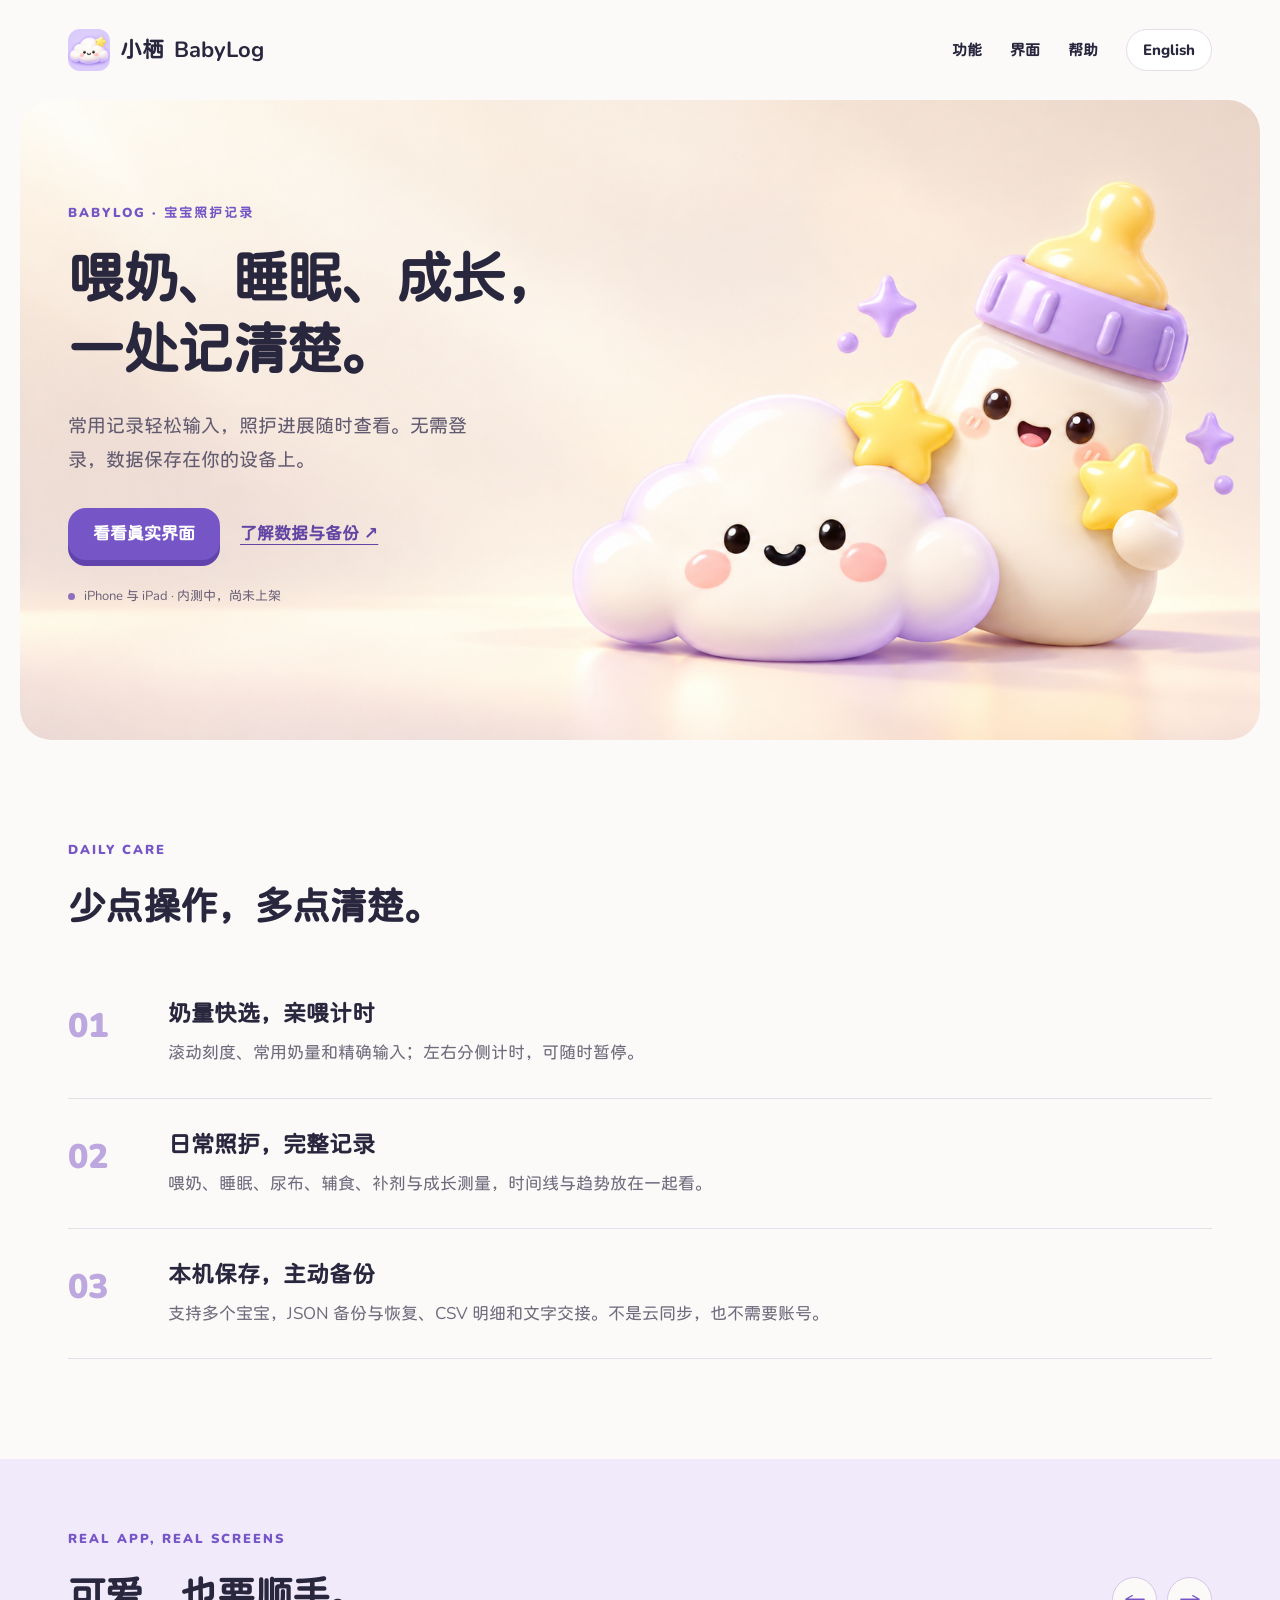
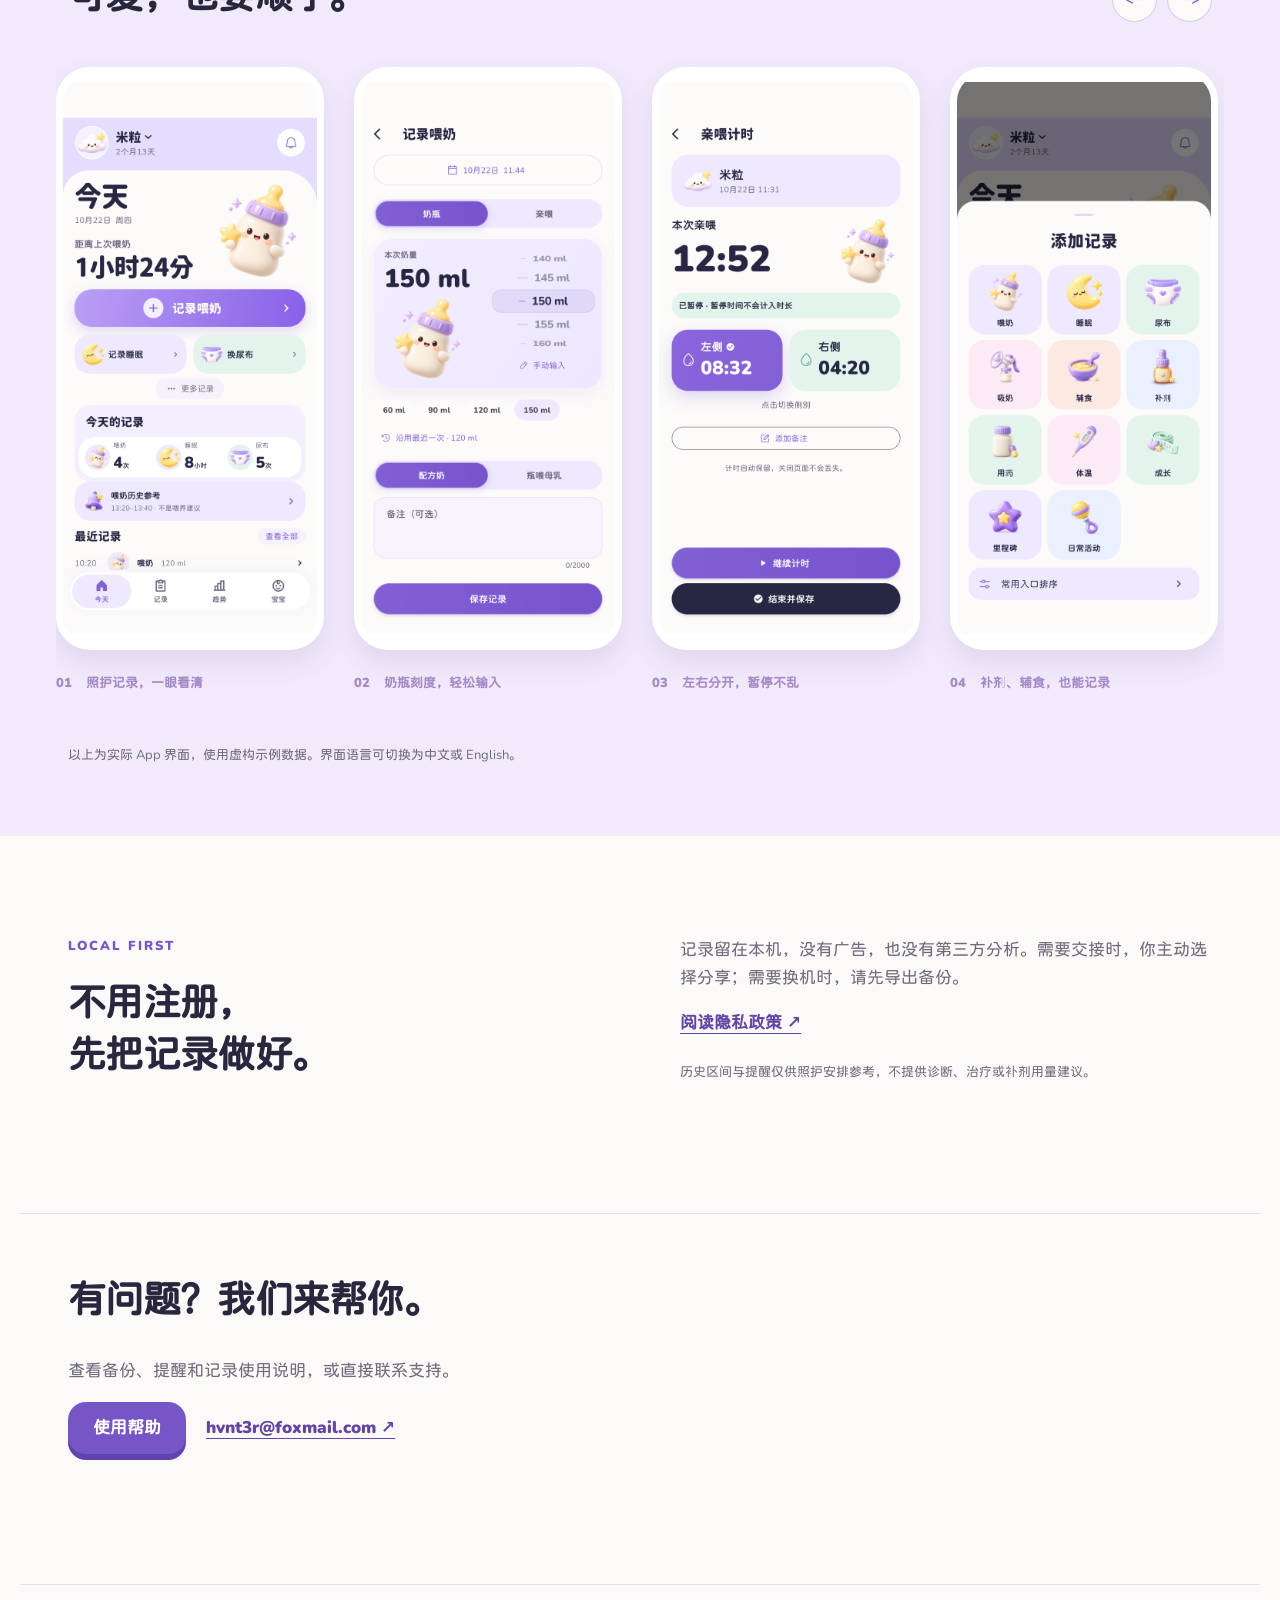
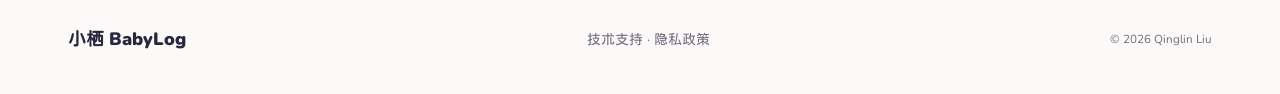
<file: index.html>
<!doctype html><html lang="zh-Hans"><head><meta charset="utf-8"><meta name="viewport" content="width=device-width,initial-scale=1"><meta name="description" content="喂奶、睡眠、尿布、补剂与成长记录。本机保存，无需登录。"><meta name="theme-color" content="#fcfaf9"><meta property="og:title" content="小栖 BabyLog — 宝宝照护记录"><meta property="og:image" content="https://hvntonight.github.io/babylog-site/assets/hero.png"><title>小栖 BabyLog — 宝宝照护记录</title><link rel="icon" href="assets/icon.png"><link rel="stylesheet" href="style.css"><script src="site.js" defer></script></head><body><a class="skip" href="#main">跳至正文 / Skip to content</a><header class="nav wrap"><a class="brand" href="./index.html"><img src="assets/icon.png" width="42" height="42" alt="">小栖 <b>BabyLog</b></a><nav aria-label="Main"><a data-zh="功能" data-en="Features" href="./index.html#features">功能</a><a data-zh="界面" data-en="Screens" href="./index.html#screens">界面</a><a data-zh="帮助" data-en="Help" href="./support.html">帮助</a><button class="language" type="button" aria-label="Switch language">English</button></nav></header><main id="main">
<section class="hero wrap">
  <img class="hero-art" src="assets/hero.png" alt="" width="1672" height="941" fetchpriority="high">
  <div class="hero-copy"><p class="eyebrow">BABYLOG · <span data-zh="宝宝照护记录" data-en="BABY CARE LOG" >宝宝照护记录</span></p>
  <h1 data-zh="喂奶、睡眠、成长，
一处记清楚。" data-en="Feed. Sleep. Grow.
Keep it all together." >喂奶、睡眠、成长，
一处记清楚。</h1>
  <p data-zh="常用记录轻松输入，照护进展随时查看。无需登录，数据保存在你的设备上。" data-en="Quick care logs, clear daily summaries. No account needed. Your records stay on your device." class="hero-detail">常用记录轻松输入，照护进展随时查看。无需登录，数据保存在你的设备上。</p>
  <div class="actions"><a data-zh="看看真实界面" data-en="Explore the app" class="button" href="#screens">看看真实界面</a> <a data-zh="了解数据与备份 ↗" data-en="Data &amp; backups ↗" class="text-link" href="./support.html#backup">了解数据与备份 ↗</a></div>
  <p class="release"><i></i><span data-zh="iPhone 与 iPad · 内测中，尚未上架" data-en="iPhone &amp; iPad · In beta, not yet on the App Store" >iPhone 与 iPad · 内测中，尚未上架</span></p></div>
</section>
<section id="features" class="wrap features"><div class="section-heading"><p class="eyebrow">DAILY CARE</p><h2 data-zh="少点操作，多点清楚。" data-en="Fewer taps. A clearer day." >少点操作，多点清楚。</h2></div>
<div class="feature-row"><span class="feature-index">01</span><div><h3 data-zh="奶量快选，亲喂计时" data-en="Fast amounts. Separate nursing timers." >奶量快选，亲喂计时</h3><p data-zh="滚动刻度、常用奶量和精确输入；左右分侧计时，可随时暂停。" data-en="Scroll the bottle ruler, pick a recent amount, or enter it precisely. Time each side and pause whenever needed." >滚动刻度、常用奶量和精确输入；左右分侧计时，可随时暂停。</p></div></div>
<div class="feature-row"><span class="feature-index">02</span><div><h3 data-zh="日常照护，完整记录" data-en="The whole care routine." >日常照护，完整记录</h3><p data-zh="喂奶、睡眠、尿布、辅食、补剂与成长测量，时间线与趋势放在一起看。" data-en="Log feeds, sleep, diapers, solids, supplements and growth. Review them in a timeline and practical charts." >喂奶、睡眠、尿布、辅食、补剂与成长测量，时间线与趋势放在一起看。</p></div></div>
<div class="feature-row"><span class="feature-index">03</span><div><h3 data-zh="本机保存，主动备份" data-en="Local storage. Backups you control." >本机保存，主动备份</h3><p data-zh="支持多个宝宝，JSON 备份与恢复、CSV 明细和文字交接。不是云同步，也不需要账号。" data-en="Multiple baby profiles, JSON backup and restore, CSV records and text handover. No account and no cloud sync." >支持多个宝宝，JSON 备份与恢复、CSV 明细和文字交接。不是云同步，也不需要账号。</p></div></div>
</section>
<section id="screens" class="screens-section"><div class="wrap"><div class="section-heading split"><div><p class="eyebrow">REAL APP, REAL SCREENS</p><h2 data-zh="可爱，也要顺手。" data-en="Cute, and made to be used." >可爱，也要顺手。</h2></div><div class="gallery-controls"><button type="button" data-scroll="-1" aria-label="Previous screens">←</button><button type="button" data-scroll="1" aria-label="Next screens">→</button></div></div>
<div class="screen-gallery" tabindex="0" aria-label="BabyLog screenshots"><figure><div class="phone"><img src="assets/screens/zh-home.png" data-screen="home" alt="照护记录，一眼看清" data-alt-zh="照护记录，一眼看清" data-alt-en="Daily care, at a glance" loading="lazy" width="1320" height="2868"></div><figcaption><span>01</span> <span data-zh="照护记录，一眼看清" data-en="Daily care, at a glance" >照护记录，一眼看清</span></figcaption></figure><figure><div class="phone"><img src="assets/screens/zh-bottle.png" data-screen="bottle" alt="奶瓶刻度，轻松输入" data-alt-zh="奶瓶刻度，轻松输入" data-alt-en="A bottle ruler that scrolls" loading="lazy" width="1320" height="2868"></div><figcaption><span>02</span> <span data-zh="奶瓶刻度，轻松输入" data-en="A bottle ruler that scrolls" >奶瓶刻度，轻松输入</span></figcaption></figure><figure><div class="phone"><img src="assets/screens/zh-nursing.png" data-screen="nursing" alt="左右分开，暂停不乱" data-alt-zh="左右分开，暂停不乱" data-alt-en="Time each side separately" loading="lazy" width="1320" height="2868"></div><figcaption><span>03</span> <span data-zh="左右分开，暂停不乱" data-en="Time each side separately" >左右分开，暂停不乱</span></figcaption></figure><figure><div class="phone"><img src="assets/screens/zh-more.png" data-screen="more" alt="补剂、辅食，也能记录" data-alt-zh="补剂、辅食，也能记录" data-alt-en="More than feeding and diapers" loading="lazy" width="1320" height="2868"></div><figcaption><span>04</span> <span data-zh="补剂、辅食，也能记录" data-en="More than feeding and diapers" >补剂、辅食，也能记录</span></figcaption></figure><figure><div class="phone"><img src="assets/screens/zh-growth.png" data-screen="growth" alt="真实测量，看见变化" data-alt-zh="真实测量，看见变化" data-alt-en="See measurements over time" loading="lazy" width="1320" height="2868"></div><figcaption><span>05</span> <span data-zh="真实测量，看见变化" data-en="See measurements over time" >真实测量，看见变化</span></figcaption></figure><figure><div class="phone"><img src="assets/screens/zh-care.png" data-screen="care" alt="按你的安排，设置提醒" data-alt-zh="按你的安排，设置提醒" data-alt-en="Reminders on your schedule" loading="lazy" width="1320" height="2868"></div><figcaption><span>06</span> <span data-zh="按你的安排，设置提醒" data-en="Reminders on your schedule" >按你的安排，设置提醒</span></figcaption></figure><figure><div class="phone"><img src="assets/screens/zh-backup.png" data-screen="backup" alt="无需登录，留在本机" data-alt-zh="无需登录，留在本机" data-alt-en="On your device, without a login" loading="lazy" width="1320" height="2868"></div><figcaption><span>07</span> <span data-zh="无需登录，留在本机" data-en="On your device, without a login" >无需登录，留在本机</span></figcaption></figure></div>
<p data-zh="以上为实际 App 界面，使用虚构示例数据。界面语言可切换为中文或 English。" data-en="Actual app screens with fictional example data. Switch between Chinese and English." class="fineprint">以上为实际 App 界面，使用虚构示例数据。界面语言可切换为中文或 English。</p></div></section>
<section class="wrap privacy-pitch"><div><p class="eyebrow">LOCAL FIRST</p><h2 data-zh="不用注册，
先把记录做好。" data-en="No signup.
Just your care log." >不用注册，
先把记录做好。</h2></div><div><p data-zh="记录留在本机，没有广告，也没有第三方分析。需要交接时，你主动选择分享；需要换机时，请先导出备份。" data-en="Records stay on-device, with no ads or third-party analytics. You choose what to share. Export a backup before changing devices." >记录留在本机，没有广告，也没有第三方分析。需要交接时，你主动选择分享；需要换机时，请先导出备份。</p><a data-zh="阅读隐私政策 ↗" data-en="Read the privacy policy ↗" class="text-link" href="./privacy.html">阅读隐私政策 ↗</a><p class="fineprint"><span data-zh="历史区间与提醒仅供照护安排参考，不提供诊断、治疗或补剂用量建议。" data-en="History windows and reminders help organize care. They do not diagnose, treat or recommend supplement doses." >历史区间与提醒仅供照护安排参考，不提供诊断、治疗或补剂用量建议。</span></p></div></section>
<section class="wrap support-cta"><h2 data-zh="有问题？我们来帮你。" data-en="Need a hand?" >有问题？我们来帮你。</h2><p data-zh="查看备份、提醒和记录使用说明，或直接联系支持。" data-en="Find help with backups, reminders and records, or contact support." >查看备份、提醒和记录使用说明，或直接联系支持。</p><div class="actions"><a data-zh="使用帮助" data-en="Get help" class="button" href="./support.html">使用帮助</a><a class="text-link" href="mailto:hvnt3r@foxmail.com">hvnt3r@foxmail.com ↗</a></div></section></main><footer class="wrap"><a class="brand" href="./index.html">小栖 BabyLog</a><div><a data-zh="技术支持" data-en="Support" href="./support.html">技术支持</a> · <a data-zh="隐私政策" data-en="Privacy" href="./privacy.html">隐私政策</a></div><small>© 2026 Qinglin Liu</small></footer></body></html>
</file>
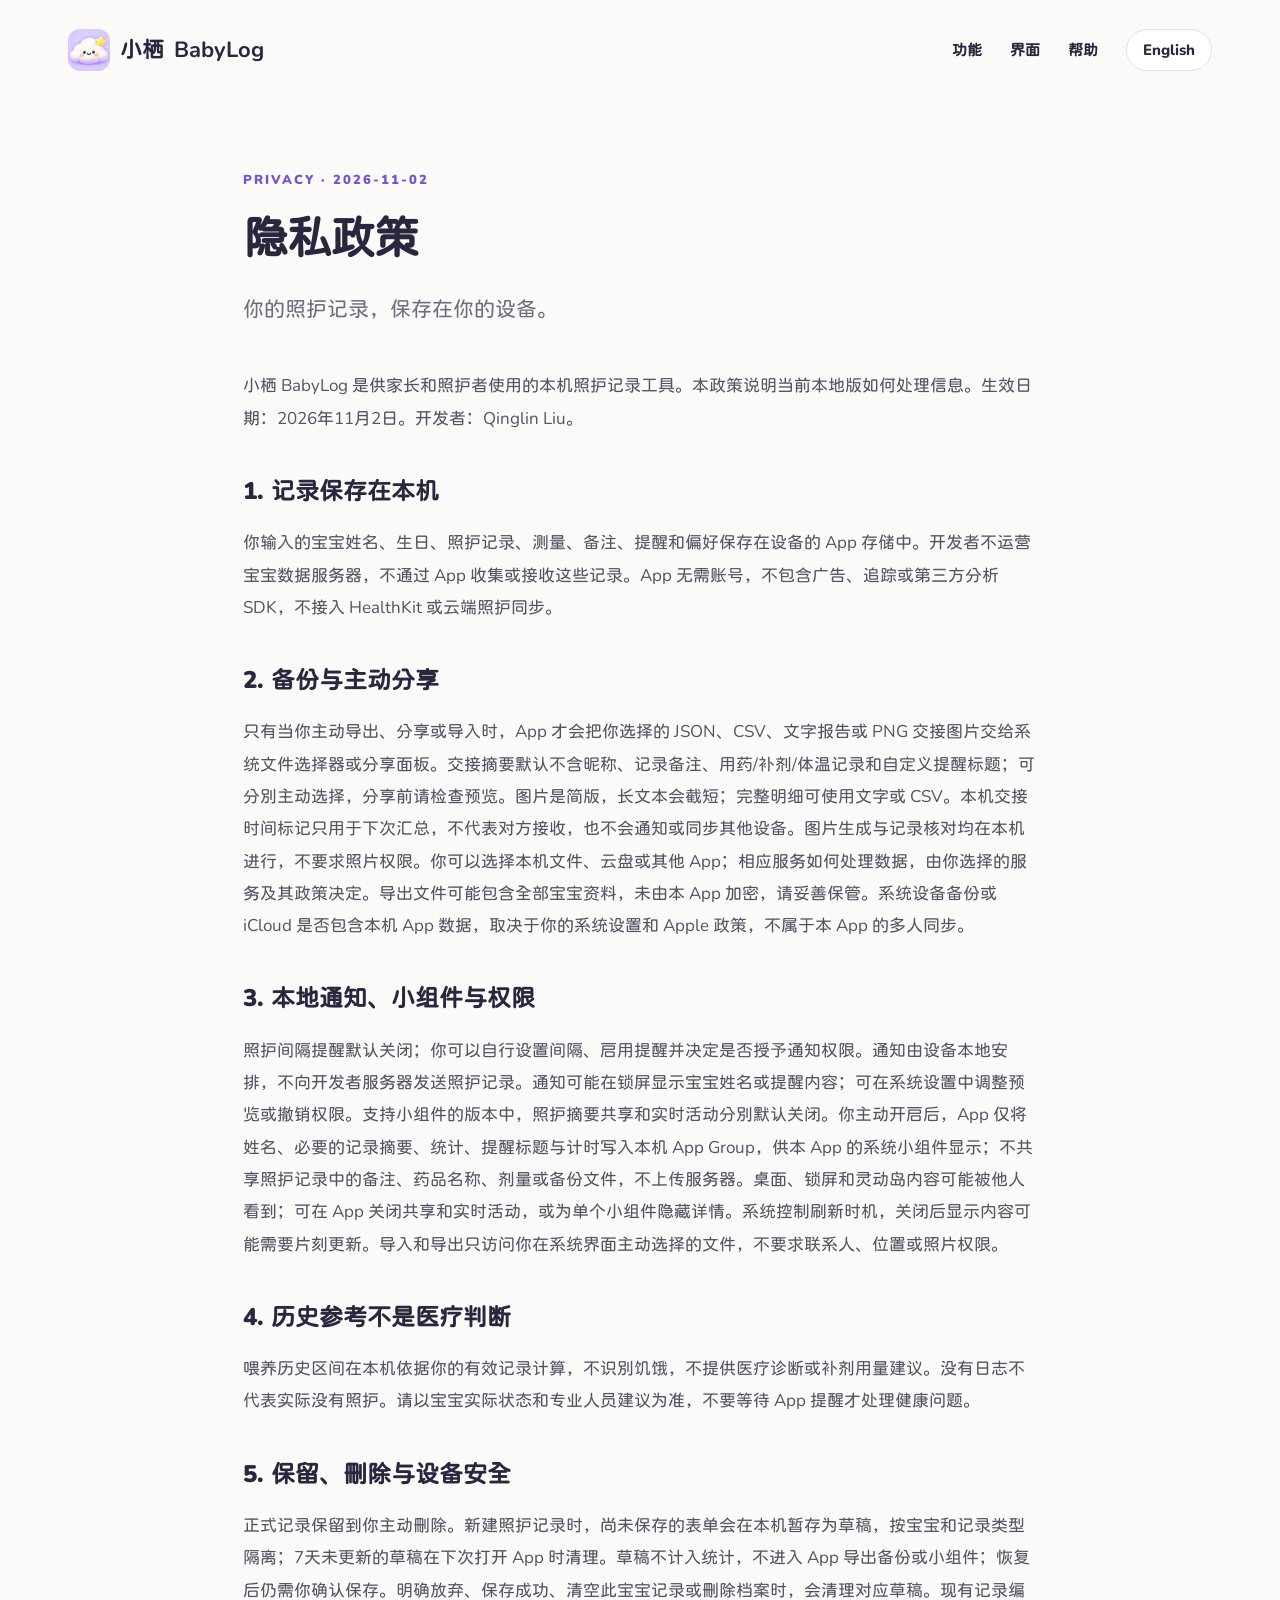
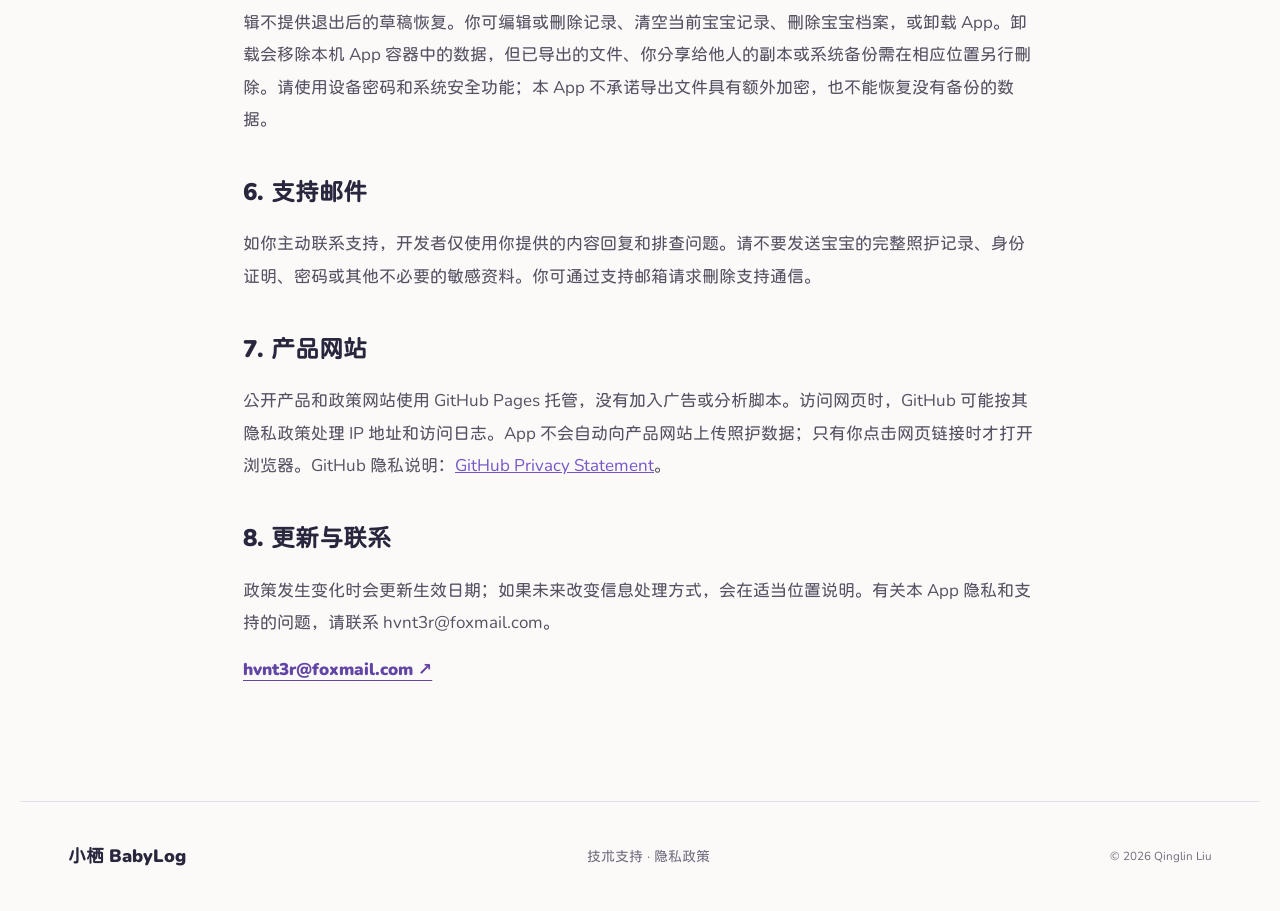
<file: privacy.html>
<!doctype html><html lang="zh-Hans"><head><meta charset="utf-8"><meta name="viewport" content="width=device-width,initial-scale=1"><meta name="description" content="小栖 BabyLog 本地版隐私政策。Privacy policy for the local-only BabyLog app."><meta name="theme-color" content="#fcfaf9"><meta property="og:title" content="隐私政策 | BabyLog Privacy"><meta property="og:image" content="https://hvntonight.github.io/babylog-site/assets/hero.png"><title>隐私政策 | BabyLog Privacy</title><link rel="icon" href="assets/icon.png"><link rel="stylesheet" href="style.css"><script src="site.js" defer></script></head><body><a class="skip" href="#main">跳至正文 / Skip to content</a><header class="nav wrap"><a class="brand" href="./index.html"><img src="assets/icon.png" width="42" height="42" alt="">小栖 <b>BabyLog</b></a><nav aria-label="Main"><a data-zh="功能" data-en="Features" href="./index.html#features">功能</a><a data-zh="界面" data-en="Screens" href="./index.html#screens">界面</a><a data-zh="帮助" data-en="Help" href="./support.html">帮助</a><button class="language" type="button" aria-label="Switch language">English</button></nav></header><main id="main"><section class="wrap legal"><p class="eyebrow">PRIVACY · 2026-11-02</p><h1 data-zh="隐私政策" data-en="Privacy Policy" >隐私政策</h1><p class="lead"><span data-zh="你的照护记录，保存在你的设备。" data-en="Your care records stay on your device." >你的照护记录，保存在你的设备。</span></p><article data-policy="zh" lang="zh-Hans" ><p>小栖 BabyLog 是供家长和照护者使用的本机照护记录工具。本政策说明当前本地版如何处理信息。生效日期：2026年11月2日。开发者：Qinglin Liu。</p><h2>1. 记录保存在本机</h2><p>你输入的宝宝姓名、生日、照护记录、测量、备注、提醒和偏好保存在设备的 App 存储中。开发者不运营宝宝数据服务器，不通过 App 收集或接收这些记录。App 无需账号，不包含广告、追踪或第三方分析 SDK，不接入 HealthKit 或云端照护同步。</p><h2>2. 备份与主动分享</h2><p>只有当你主动导出、分享或导入时，App 才会把你选择的 JSON、CSV、文字报告或 PNG 交接图片交给系统文件选择器或分享面板。交接摘要默认不含昵称、记录备注、用药/补剂/体温记录和自定义提醒标题；可分别主动选择，分享前请检查预览。图片是简版，长文本会截短；完整明细可使用文字或 CSV。本机交接时间标记只用于下次汇总，不代表对方接收，也不会通知或同步其他设备。图片生成与记录核对均在本机进行，不要求照片权限。你可以选择本机文件、云盘或其他 App；相应服务如何处理数据，由你选择的服务及其政策决定。导出文件可能包含全部宝宝资料，未由本 App 加密，请妥善保管。系统设备备份或 iCloud 是否包含本机 App 数据，取决于你的系统设置和 Apple 政策，不属于本 App 的多人同步。</p><h2>3. 本地通知、小组件与权限</h2><p>照护间隔提醒默认关闭；你可以自行设置间隔、启用提醒并决定是否授予通知权限。通知由设备本地安排，不向开发者服务器发送照护记录。通知可能在锁屏显示宝宝姓名或提醒内容；可在系统设置中调整预览或撤销权限。支持小组件的版本中，照护摘要共享和实时活动分别默认关闭。你主动开启后，App 仅将姓名、必要的记录摘要、统计、提醒标题与计时写入本机 App Group，供本 App 的系统小组件显示；不共享照护记录中的备注、药品名称、剂量或备份文件，不上传服务器。桌面、锁屏和灵动岛内容可能被他人看到；可在 App 关闭共享和实时活动，或为单个小组件隐藏详情。系统控制刷新时机，关闭后显示内容可能需要片刻更新。导入和导出只访问你在系统界面主动选择的文件，不要求联系人、位置或照片权限。</p><h2>4. 历史参考不是医疗判断</h2><p>喂养历史区间在本机依据你的有效记录计算，不识别饥饿，不提供医疗诊断或补剂用量建议。没有日志不代表实际没有照护。请以宝宝实际状态和专业人员建议为准，不要等待 App 提醒才处理健康问题。</p><h2>5. 保留、删除与设备安全</h2><p>正式记录保留到你主动删除。新建照护记录时，尚未保存的表单会在本机暂存为草稿，按宝宝和记录类型隔离；7天未更新的草稿在下次打开 App 时清理。草稿不计入统计，不进入 App 导出备份或小组件；恢复后仍需你确认保存。明确放弃、保存成功、清空此宝宝记录或删除档案时，会清理对应草稿。现有记录编辑不提供退出后的草稿恢复。你可编辑或删除记录、清空当前宝宝记录、删除宝宝档案，或卸载 App。卸载会移除本机 App 容器中的数据，但已导出的文件、你分享给他人的副本或系统备份需在相应位置另行删除。请使用设备密码和系统安全功能；本 App 不承诺导出文件具有额外加密，也不能恢复没有备份的数据。</p><h2>6. 支持邮件</h2><p>如你主动联系支持，开发者仅使用你提供的内容回复和排查问题。请不要发送宝宝的完整照护记录、身份证明、密码或其他不必要的敏感资料。你可通过支持邮箱请求删除支持通信。</p><h2>7. 产品网站</h2><p>公开产品和政策网站使用 GitHub Pages 托管，没有加入广告或分析脚本。访问网页时，GitHub 可能按其隐私政策处理 IP 地址和访问日志。App 不会自动向产品网站上传照护数据；只有你点击网页链接时才打开浏览器。GitHub 隐私说明：<a href="https://docs.github.com/site-policy/privacy-policies/github-general-privacy-statement">GitHub Privacy Statement</a>。</p><h2>8. 更新与联系</h2><p>政策发生变化时会更新生效日期；如果未来改变信息处理方式，会在适当位置说明。有关本 App 隐私和支持的问题，请联系 hvnt3r@foxmail.com。</p></article><article data-policy="en" lang="en" hidden><p>BabyLog is an on-device care log for parents and caregivers. This policy explains the current local-only version. Effective November 2, 2026. Developer: Qinglin Liu.</p><h2>1. Records stay on your device</h2><p>Baby names, birthdays, care logs, measurements, notes, reminders and preferences you enter are stored in the app on your device. The developer does not operate a baby-data server or collect or receive these records through the app. No account is required. The app contains no advertising, tracking or third-party analytics SDKs, and does not connect to HealthKit or cloud caregiver sync.</p><h2>2. Backups and sharing you choose</h2><p>Only when you choose to export, share or import does the app pass your selected JSON, CSV, text report or PNG handover image to the system file picker or share sheet. Handover summaries omit names, record notes, medicine/supplement/temperature logs and custom reminder titles by default; you can opt into each and should review the preview before sharing. Images are abbreviated and may shorten long text; use text or CSV for full details. Local handover-time markers only help select the next summary window; they do not confirm receipt, notify or sync another device. Image creation and log checks run on-device without photo-library permission. You may choose local files, cloud storage or another app. Those services handle data under their own policies and your choices. Exported files may contain all baby profiles and are not encrypted by this app; protect them carefully. Whether device backups or iCloud include app data depends on your system settings and Apple policies, not on caregiver sync provided by this app.</p><h2>3. Local notifications, widgets and permission</h2><p>Care-interval alerts default to off. You choose intervals, enable reminders and decide whether to allow notifications. Notifications are scheduled locally without sending care logs to a developer server. Baby names or reminder text may appear on the lock screen; change previews or revoke permission in system Settings. In versions with widgets, care-summary sharing and Live Activities are separately off by default. If you enable them, the app writes only names, necessary log summaries, statistics, reminder titles and timers to an on-device App Group for this app’s system widgets. Notes, medication names and doses from care records, and backup files, are excluded, and nothing is uploaded to a server. Home Screen, Lock Screen and Dynamic Island content may be visible to others. Disable sharing and Live Activities in the app, or hide details in individual widgets. The system controls refresh timing, so displays may take a moment to update after disabling sharing. Import and export use only files you select through the system. Contacts, location and photo-library permission are not required.</p><h2>4. History is not a medical assessment</h2><p>Feeding history windows are calculated on your device from valid logs. They do not identify hunger, diagnose conditions or recommend supplement doses. Missing logs do not prove missing care. Follow your baby’s actual condition and professional advice; do not wait for app reminders to address a health concern.</p><h2>5. Retention, deletion and device security</h2><p>Saved records remain until you delete them. When creating a new care log, unfinished input is temporarily stored on-device as a draft, separately for each baby and record type. Drafts unchanged for seven days are removed the next time the app opens. Drafts are excluded from statistics, app-exported backups and widgets, and restoration still requires you to save the log explicitly. Discarding input, saving successfully, clearing that baby’s logs or deleting their profile removes the corresponding drafts. Edits to existing records do not provide draft recovery after exit. You can edit or delete records, clear the current baby’s records, remove a baby profile or uninstall the app. Uninstalling removes the local app container, but exported files, copies shared with others and system backups must be removed separately at their locations. Use a device passcode and system security. The app does not promise extra encryption for exported files and cannot recover data without a backup.</p><h2>6. Support email</h2><p>If you contact support, the developer uses the information you voluntarily provide to respond and investigate. Do not send complete baby care histories, identity documents, passwords or unnecessary sensitive information. You may request deletion of support correspondence through the support email.</p><h2>7. Product website</h2><p>The public product and policy website is hosted on GitHub Pages without added advertising or analytics scripts. GitHub may process IP addresses and access logs under its privacy policy. The app does not automatically upload care data to the website; the browser opens only when you choose a web link. GitHub privacy statement: <a href="https://docs.github.com/site-policy/privacy-policies/github-general-privacy-statement">GitHub Privacy Statement</a>.</p><h2>8. Changes and contact</h2><p>The effective date is updated when this policy changes. Future changes in data handling will be explained in an appropriate place. For privacy or support questions about this app, contact hvnt3r@foxmail.com.</p></article><noscript><p>English privacy policy is available in <a href="legal/privacy.json">the bilingual policy document</a>. 英文政策见双语文件。</p></noscript><p><a class="text-link" href="mailto:hvnt3r@foxmail.com">hvnt3r@foxmail.com ↗</a></p></section></main><footer class="wrap"><a class="brand" href="./index.html">小栖 BabyLog</a><div><a data-zh="技术支持" data-en="Support" href="./support.html">技术支持</a> · <a data-zh="隐私政策" data-en="Privacy" href="./privacy.html">隐私政策</a></div><small>© 2026 Qinglin Liu</small></footer></body></html>
</file>
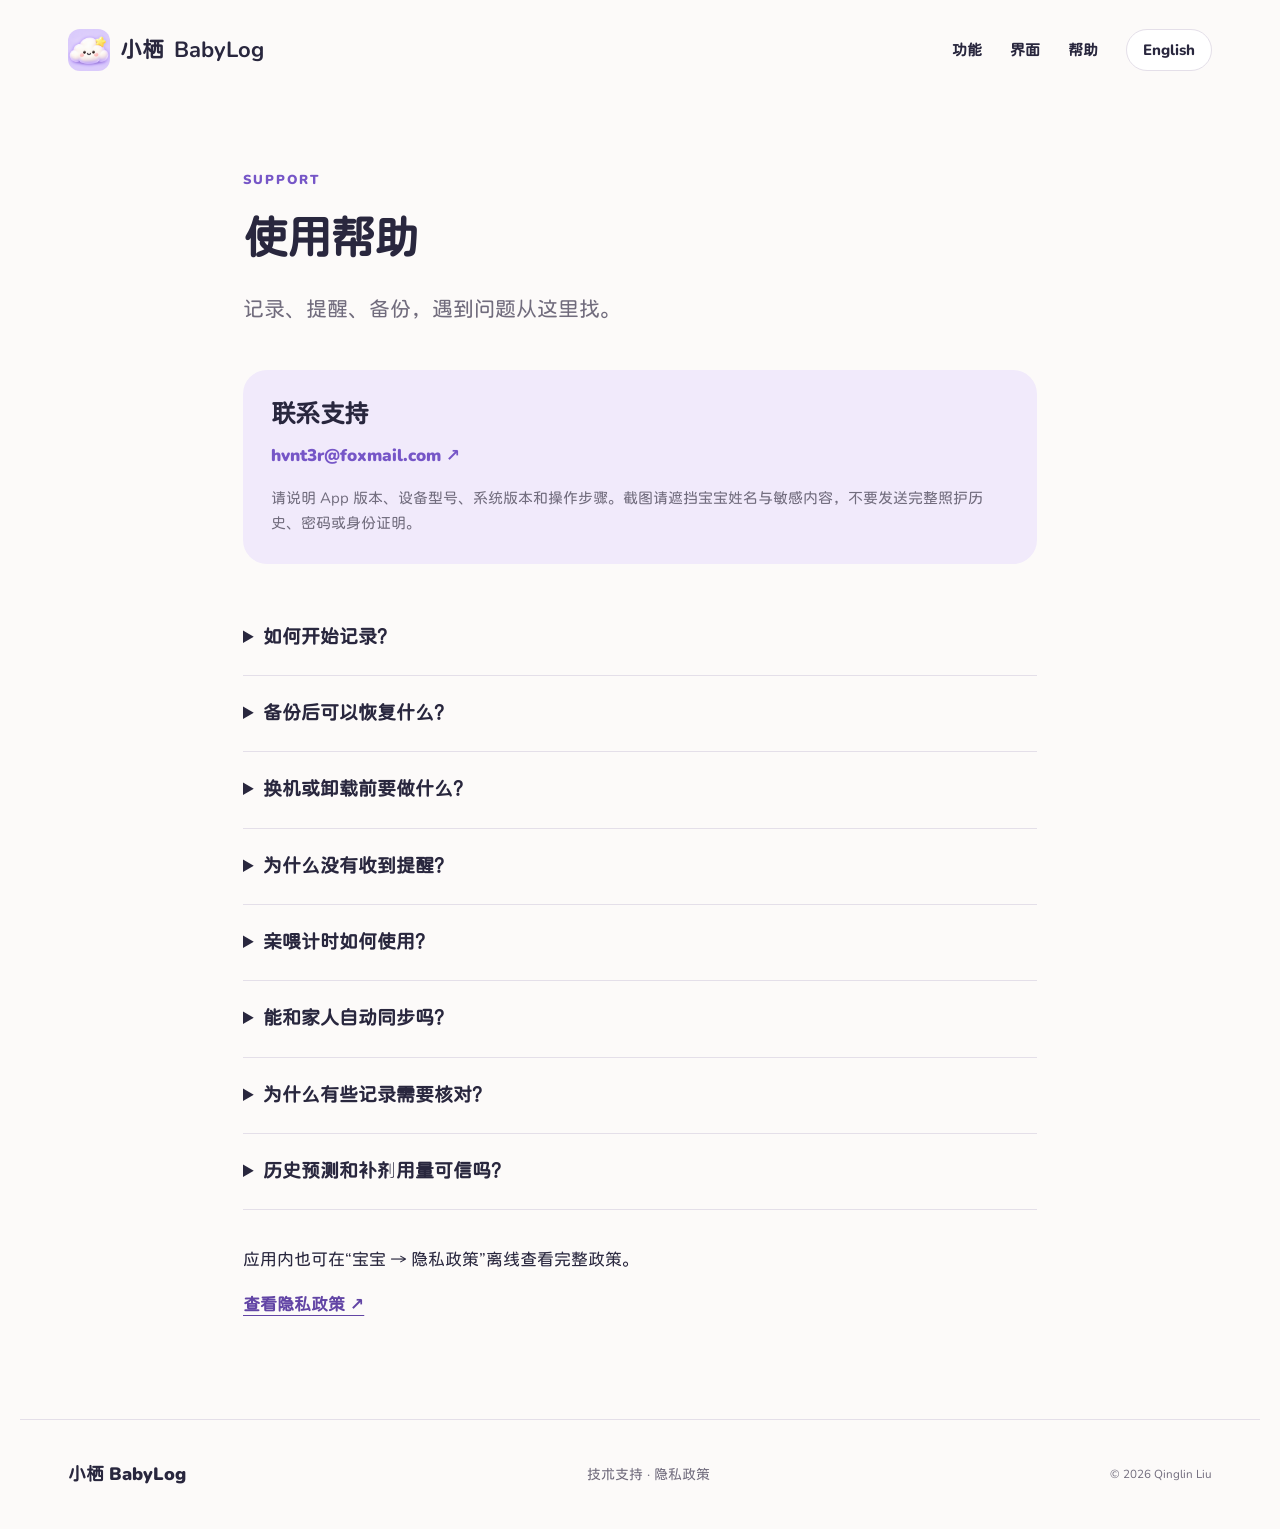
<file: support.html>
<!doctype html><html lang="zh-Hans"><head><meta charset="utf-8"><meta name="viewport" content="width=device-width,initial-scale=1"><meta name="description" content="小栖 BabyLog 记录、提醒、备份和隐私支持。"><meta name="theme-color" content="#fcfaf9"><meta property="og:title" content="使用帮助 | BabyLog Support"><meta property="og:image" content="https://hvntonight.github.io/babylog-site/assets/hero.png"><title>使用帮助 | BabyLog Support</title><link rel="icon" href="assets/icon.png"><link rel="stylesheet" href="style.css"><script src="site.js" defer></script></head><body><a class="skip" href="#main">跳至正文 / Skip to content</a><header class="nav wrap"><a class="brand" href="./index.html"><img src="assets/icon.png" width="42" height="42" alt="">小栖 <b>BabyLog</b></a><nav aria-label="Main"><a data-zh="功能" data-en="Features" href="./index.html#features">功能</a><a data-zh="界面" data-en="Screens" href="./index.html#screens">界面</a><a data-zh="帮助" data-en="Help" href="./support.html">帮助</a><button class="language" type="button" aria-label="Switch language">English</button></nav></header><main id="main"><section class="wrap legal"><p class="eyebrow">SUPPORT</p><h1 data-zh="使用帮助" data-en="Help with BabyLog" >使用帮助</h1><p data-zh="记录、提醒、备份，遇到问题从这里找。" data-en="Practical help with records, reminders and backups." class="lead">记录、提醒、备份，遇到问题从这里找。</p><div class="contact-panel"><h2 data-zh="联系支持" data-en="Contact support" >联系支持</h2><a href="mailto:hvnt3r@foxmail.com?subject=BabyLog%20Support">hvnt3r@foxmail.com ↗</a><p data-zh="请说明 App 版本、设备型号、系统版本和操作步骤。截图请遮挡宝宝姓名与敏感内容，不要发送完整照护历史、密码或身份证明。" data-en="Include the app version, device, OS and steps to reproduce. Hide baby names and sensitive content in screenshots. Do not send full care histories, passwords or identity documents." >请说明 App 版本、设备型号、系统版本和操作步骤。截图请遮挡宝宝姓名与敏感内容，不要发送完整照护历史、密码或身份证明。</p></div><div id="backup" class="faq"><details><summary><span data-zh="如何开始记录？" data-en="How do I start?" >如何开始记录？</span></summary><p data-zh="添加宝宝姓名和生日后，在“今天”选择常用记录，或点“更多记录”。记录可以补填时间、编辑和删除。多个宝宝可在档案处切换。" data-en="Add a baby name and birthday, then choose a quick action on Today or open More records. Adjust dates, edit or delete records, and switch baby profiles from the profile selector." >添加宝宝姓名和生日后，在“今天”选择常用记录，或点“更多记录”。记录可以补填时间、编辑和删除。多个宝宝可在档案处切换。</p></details><details><summary><span data-zh="备份后可以恢复什么？" data-en="What does a backup restore?" >备份后可以恢复什么？</span></summary><p data-zh="JSON 备份包含全部宝宝、记录、提醒和设置，支持新版和旧版 BabyLog JSON。导入前会展示预览；请确认文件来源。CSV 是明细表，不是可恢复的完整备份。" data-en="JSON backups contain all baby profiles, records, reminders and settings, including supported legacy BabyLog JSON. Review the import preview and trust the source. CSV is a record table, not a full restorable backup." >JSON 备份包含全部宝宝、记录、提醒和设置，支持新版和旧版 BabyLog JSON。导入前会展示预览；请确认文件来源。CSV 是明细表，不是可恢复的完整备份。</p></details><details><summary><span data-zh="换机或卸载前要做什么？" data-en="Before changing devices or uninstalling?" >换机或卸载前要做什么？</span></summary><p data-zh="在“宝宝 → 数据与备份”导出 JSON，保存到你能够再次访问的位置，并确认文件存在。卸载或丢失设备后，没有备份的数据无法恢复。导出文件没有 App 额外加密，请妥善保管。" data-en="Open Baby → Data &amp; backups, export JSON and verify the file is saved somewhere accessible. Data without a backup cannot be recovered after uninstalling or losing the device. Exported files are not encrypted by the app; protect them." >在“宝宝 → 数据与备份”导出 JSON，保存到你能够再次访问的位置，并确认文件存在。卸载或丢失设备后，没有备份的数据无法恢复。导出文件没有 App 额外加密，请妥善保管。</p></details><details><summary><span data-zh="为什么没有收到提醒？" data-en="Why didn’t a reminder appear?" >为什么没有收到提醒？</span></summary><p data-zh="照护间隔提醒默认关闭。先设置间隔并启用对应提醒，再允许系统通知。检查系统通知权限、专注模式和通知预览。提醒是本机安排，不是持续监护或健康警报。" data-en="Care-interval reminders default to off. Set an interval, enable the reminder and allow system notifications. Check notification permission, Focus and preview settings. These local reminders are not continuous monitoring or health alarms." >照护间隔提醒默认关闭。先设置间隔并启用对应提醒，再允许系统通知。检查系统通知权限、专注模式和通知预览。提醒是本机安排，不是持续监护或健康警报。</p></details><details><summary><span data-zh="亲喂计时如何使用？" data-en="How does the nursing timer work?" >亲喂计时如何使用？</span></summary><p data-zh="选择“喂奶 → 亲喂”，开始后可切换左右侧、暂停和继续，结束后保存实际时长。夜间也可以从“今天”的月亮入口操作。离开页面不会丢失已保存的计时状态；实时活动需在小组件设置中主动启用，系统控制显示与刷新，不进行后台录音。" data-en="Choose Feed → Nursing. Start, switch sides, pause and resume, then finish to save the actual duration. At night, use the moon button on Today. Leaving the page preserves saved timer state. Live Activities require opt-in in widget settings; the system controls display and refresh. No background audio is recorded." >选择“喂奶 → 亲喂”，开始后可切换左右侧、暂停和继续，结束后保存实际时长。夜间也可以从“今天”的月亮入口操作。离开页面不会丢失已保存的计时状态；实时活动需在小组件设置中主动启用，系统控制显示与刷新，不进行后台录音。</p></details><details><summary><span data-zh="能和家人自动同步吗？" data-en="Can I sync with family automatically?" >能和家人自动同步吗？</span></summary><p data-zh="当前版本没有账号或多人云同步。可以分享文字或 PNG 交接卡、CSV 或 JSON。交接默认不分享昵称、备注、用药/补剂/体温和自定义提醒标题；分享前请检查预览。图片是简版，完整明细请用文字或 CSV。本机交接时间标记仅用于下次汇总，不代表对方接收，文件副本也不会自动合并后续记录。" data-en="There are no accounts or cloud caregiver sync. Share a text or PNG handover, CSV or JSON. Handover defaults omit names, notes, medicine/supplement/temperature logs and custom reminder titles; check the preview. Images are abbreviated; use text or CSV for full details. A local time marker only helps the next summary, not receipt confirmation. Shared copies do not merge later records automatically." >当前版本没有账号或多人云同步。可以分享文字或 PNG 交接卡、CSV 或 JSON。交接默认不分享昵称、备注、用药/补剂/体温和自定义提醒标题；分享前请检查预览。图片是简版，完整明细请用文字或 CSV。本机交接时间标记仅用于下次汇总，不代表对方接收，文件副本也不会自动合并后续记录。</p></details><details><summary><span data-zh="为什么有些记录需要核对？" data-en="Why are some logs flagged for checking?" >为什么有些记录需要核对？</span></summary><p data-zh="“宝宝 → 记录核对”只检查未来时间、打开超过24小时的计时和疑似相同记录，不会自动修改或删除，也不是健康评估。未来时间记录保留在历史中，但不计入当前摘要和统计。请按实际情况查看、修改或删除。" data-en="Baby → Check logs flags future times, timers open for over 24 hours and matching entries. It does not change or delete them automatically and is not a health assessment. Future-time logs remain in History but are excluded from current summaries and totals. Review and correct them according to actual care." >“宝宝 → 记录核对”只检查未来时间、打开超过24小时的计时和疑似相同记录，不会自动修改或删除，也不是健康评估。未来时间记录保留在历史中，但不计入当前摘要和统计。请按实际情况查看、修改或删除。</p></details><details><summary><span data-zh="历史预测和补剂用量可信吗？" data-en="Are history windows or supplement amounts medical advice?" >历史预测和补剂用量可信吗？</span></summary><p data-zh="历史区间依据你输入的有效日志在本机计算，不会识别宝宝是否饥饿。没有记录不代表没有照护。补剂只记录实际使用情况，不建议用量。健康问题请联系专业人员，不要等待提醒。" data-en="History windows use valid logs on your device and do not detect hunger. A missing log does not prove missing care. Supplements record what you used, without dosing recommendations. Contact a professional for health concerns; do not wait for a reminder." >历史区间依据你输入的有效日志在本机计算，不会识别宝宝是否饥饿。没有记录不代表没有照护。补剂只记录实际使用情况，不建议用量。健康问题请联系专业人员，不要等待提醒。</p></details></div><p data-zh="应用内也可在“宝宝 → 隐私政策”离线查看完整政策。" data-en="The complete policy is also available offline in Baby → Privacy policy." >应用内也可在“宝宝 → 隐私政策”离线查看完整政策。</p><a class="text-link" href="./privacy.html"><span data-zh="查看隐私政策 ↗" data-en="Read the privacy policy ↗" >查看隐私政策 ↗</span></a></section></main><footer class="wrap"><a class="brand" href="./index.html">小栖 BabyLog</a><div><a data-zh="技术支持" data-en="Support" href="./support.html">技术支持</a> · <a data-zh="隐私政策" data-en="Privacy" href="./privacy.html">隐私政策</a></div><small>© 2026 Qinglin Liu</small></footer></body></html>
</file>
<file: style.css>
@font-face{font-family:Nunito;src:url('assets/fonts/Nunito.ttf') format('truetype');font-weight:200 1000;font-display:swap}
@font-face{font-family:BabyRound;src:url('assets/fonts/MaoKenTangYuan-beta0.12-20210702.ttf') format('truetype');font-display:swap}
:root{--ink:#29273e;--muted:#716c7d;--purple:#7656c7;--paper:#fcfaf9;--line:#e4dfe9;--lilac:#f1eafb;scroll-behavior:smooth}
*{box-sizing:border-box}body{margin:0;background:var(--paper);color:var(--ink);font-family:Nunito,BabyRound,system-ui,sans-serif;font-size:17px;line-height:1.65}a{color:inherit;text-decoration:none}a:hover{color:var(--purple)}button{font:inherit;cursor:pointer}a:focus-visible,button:focus-visible,summary:focus-visible,[tabindex]:focus-visible{outline:3px solid var(--purple);outline-offset:5px}img{max-width:100%;display:block}button,a{-webkit-tap-highlight-color:transparent}.wrap{max-width:1240px;margin-inline:auto;padding-inline:48px}.nav{height:100px;display:flex;align-items:center;justify-content:space-between;gap:20px}.brand{display:flex;align-items:center;gap:10px;font-weight:900;font-size:22px;white-space:nowrap}.brand img{border-radius:12px}.nav nav{display:flex;align-items:center;gap:28px;font-size:15px;font-weight:800}.language{background:#fff;border:1px solid var(--line);border-radius:30px;padding:8px 16px;color:var(--ink)}.skip{position:fixed;top:8px;left:8px;transform:translateY(-150%);background:#fff;padding:10px;z-index:10}.skip:focus{transform:none}.hero{position:relative;min-height:640px;display:flex;align-items:center;isolation:isolate;padding-bottom:30px}.hero-art{position:absolute;z-index:-1;width:100%;height:100%;object-fit:cover;inset:0;border-radius:32px;object-position:58% center}.hero-copy{max-width:560px;padding-block:36px}.eyebrow{font-size:13px;font-weight:900;letter-spacing:2px;color:var(--purple);margin:0 0 20px}h1,h2,h3,p{margin-top:0}h1{font-size:clamp(38px,4.4vw,60px);line-height:1.25;letter-spacing:-1.4px;font-weight:900;white-space:pre-line;margin-bottom:24px}h2{font-size:clamp(30px,3vw,42px);line-height:1.35;letter-spacing:-.7px;font-weight:900;white-space:pre-line}h3{font-size:23px;line-height:1.4;margin-bottom:9px;font-weight:900}.hero-detail{font-size:19px;max-width:420px;line-height:1.8;color:#625b70;margin-bottom:30px}.actions{display:flex;align-items:center;flex-wrap:wrap;gap:20px}.button{display:inline-flex;justify-content:center;align-items:center;min-height:52px;padding:12px 25px;background:var(--purple);color:#fff;border-radius:18px;font-weight:900;box-shadow:0 6px 0 #6043ad;transition:transform .18s,box-shadow .18s}.button:hover{color:#fff;transform:translateY(-2px);box-shadow:0 8px 0 #6043ad}.button:active{transform:translateY(4px);box-shadow:0 2px 0 #6043ad}.text-link{font-weight:900;color:#6245a5;text-decoration:underline;text-underline-offset:5px}.release{display:flex;gap:9px;align-items:center;font-size:13px;color:#6c6278;margin-top:26px;margin-bottom:0}.release i{height:7px;width:7px;flex-shrink:0;border-radius:50%;background:#8c70bd}.features{padding-top:100px;padding-bottom:100px}.section-heading{margin-bottom:35px}.section-heading h2{margin-bottom:0}.feature-row{display:grid;grid-template-columns:100px 1fr;padding-block:30px;border-bottom:1px solid var(--line)}.feature-index{font-size:34px;font-weight:900;color:#bca8df}.feature-row p{max-width:800px;color:var(--muted);margin:0}.screens-section{background:var(--lilac);padding-block:70px}.split{display:flex;justify-content:space-between;align-items:end;gap:18px}.gallery-controls{display:flex;gap:10px}.gallery-controls button{height:45px;width:45px;border:1px solid #d5c8e7;border-radius:50%;background:#fcfaf9;font-size:22px;color:var(--purple)}.screen-gallery{display:flex;gap:30px;overflow-x:auto;scroll-snap-type:x mandatory;padding:10px 12px 26px;margin-inline:-12px;scrollbar-color:#c4b0e1 transparent}.screen-gallery figure{flex:0 0 268px;margin:0;scroll-snap-align:start}.phone{border-radius:34px;border:7px solid #fff;background:#fff;box-shadow:0 12px 26px #6b4a9820;overflow:hidden;aspect-ratio:1320/2868}.phone img{width:100%;height:100%;object-fit:contain}figcaption{font-size:16px;font-weight:900;padding-top:20px;line-height:1.5}figcaption>span{color:#a58bc7;font-size:13px;margin-right:9px}.fineprint{font-size:13px;color:var(--muted);line-height:1.7;margin-top:24px;margin-bottom:0}.privacy-pitch{display:grid;grid-template-columns:1fr 1fr;gap:80px;padding-block:100px}.privacy-pitch>div>p:not(.eyebrow){color:var(--muted)}.support-cta{padding-block:60px;margin-bottom:70px;border-top:1px solid var(--line)}.support-cta p{color:var(--muted)}footer{border-top:1px solid var(--line);min-height:110px;display:flex;justify-content:space-between;align-items:center;flex-wrap:wrap;gap:18px;font-size:14px;color:var(--muted)}footer .brand{font-size:18px;color:var(--ink)}.legal{max-width:890px;padding-block:70px 100px}.legal h1{font-size:45px}.lead{font-size:21px;color:var(--muted);margin-bottom:44px}.legal article h2{font-size:24px;margin-top:40px;letter-spacing:0}.legal article p{line-height:1.9;color:#575263;overflow-wrap:anywhere}.legal article a{color:var(--purple);text-decoration:underline}.contact-panel{padding:28px;background:var(--lilac);border-radius:24px;margin-bottom:36px}.contact-panel h2{font-size:25px;margin-bottom:10px}.contact-panel a{font-weight:900;color:var(--purple)}.contact-panel p{font-size:15px;color:var(--muted);margin-top:16px;margin-bottom:0}.faq{scroll-margin-top:25px;margin-bottom:36px}details{border-bottom:1px solid var(--line);padding:22px 0}summary{font-weight:900;cursor:pointer;padding-right:20px;font-size:19px}details p{color:var(--muted);margin:18px 0 0;line-height:1.9}[hidden]{display:none!important}
@media(max-width:800px){.wrap{padding-inline:28px}.nav{height:84px}.nav nav{gap:18px}.nav nav>a:first-child{display:none}.brand{font-size:19px;gap:7px}.brand img{height:36px;width:36px}.hero{min-height:730px;align-items:start;padding-top:14px;padding-bottom:250px}.hero-art{object-position:73% bottom;opacity:.95}.hero-copy{max-width:470px;padding-block:18px}.hero-detail{max-width:370px;font-size:17px}.hero h1{font-size:42px}.features{padding-block:65px}.feature-row{grid-template-columns:65px 1fr}.screens-section{padding-block:55px}.privacy-pitch{gap:35px;padding-block:65px}.screen-gallery figure{flex-basis:250px}.legal{padding-block:40px 70px}}
@media(max-width:500px){.wrap{padding-inline:22px}.nav nav{gap:12px}.nav nav>a{display:none}.language{font-size:13px;padding:7px 12px}.hero{margin-inline:10px;border-radius:26px;padding-inline:18px;min-height:760px;padding-bottom:285px}.hero-art{object-fit:cover;object-position:71% bottom}.hero:after{content:"";position:absolute;inset:0;z-index:-1;border-radius:26px;background:linear-gradient(#fffaf3 0%,#fffaf3 38%,#fffaf300 68%)}.hero h1{font-size:39px;letter-spacing:-1px}.hero-detail{max-width:310px;font-size:16px}.actions{gap:20px 16px}.actions>.text-link{font-size:14px}.release{max-width:290px;align-items:flex-start;font-size:12px}.release i{margin-top:6px}.eyebrow{font-size:11px;letter-spacing:1.7px;margin-bottom:15px}.feature-row{grid-template-columns:45px 1fr;padding-block:24px}.feature-index{font-size:25px}.feature-row h3{font-size:21px}.feature-row p{font-size:15px}.split{align-items:center}.split h2{font-size:29px}.gallery-controls{gap:6px}.gallery-controls button{width:36px;height:36px;font-size:18px}.screen-gallery{gap:22px}.screen-gallery figure{flex-basis:246px}.privacy-pitch{grid-template-columns:1fr;gap:12px}.privacy-pitch h2{margin-bottom:12px}.support-cta{padding-block:40px;margin-bottom:25px}.support-cta h2{font-size:29px}footer{padding-block:28px;align-items:flex-start;flex-direction:column;gap:10px}.legal h1{font-size:36px}.legal .lead{font-size:19px}.legal article h2{font-size:22px}.legal article p{font-size:16px}.contact-panel{padding:23px}.legal article{min-width:0}}
@media(prefers-reduced-motion:reduce){:root{scroll-behavior:auto}*{transition:none!important;scroll-behavior:auto!important}}
@media(max-width:500px){.hero{min-height:760px;overflow:hidden}.hero h1{font-size:clamp(30px,8.3vw,39px)}.hero-art{width:170%;max-width:none;height:auto;left:-70%;right:auto;top:auto;bottom:0;object-fit:contain;border-radius:0;mask-image:linear-gradient(transparent,#000 28%)}.hero:after{background:linear-gradient(#fffaf3 0%,#fffaf3 43%,#fffaf300 69%)}}
</file>
